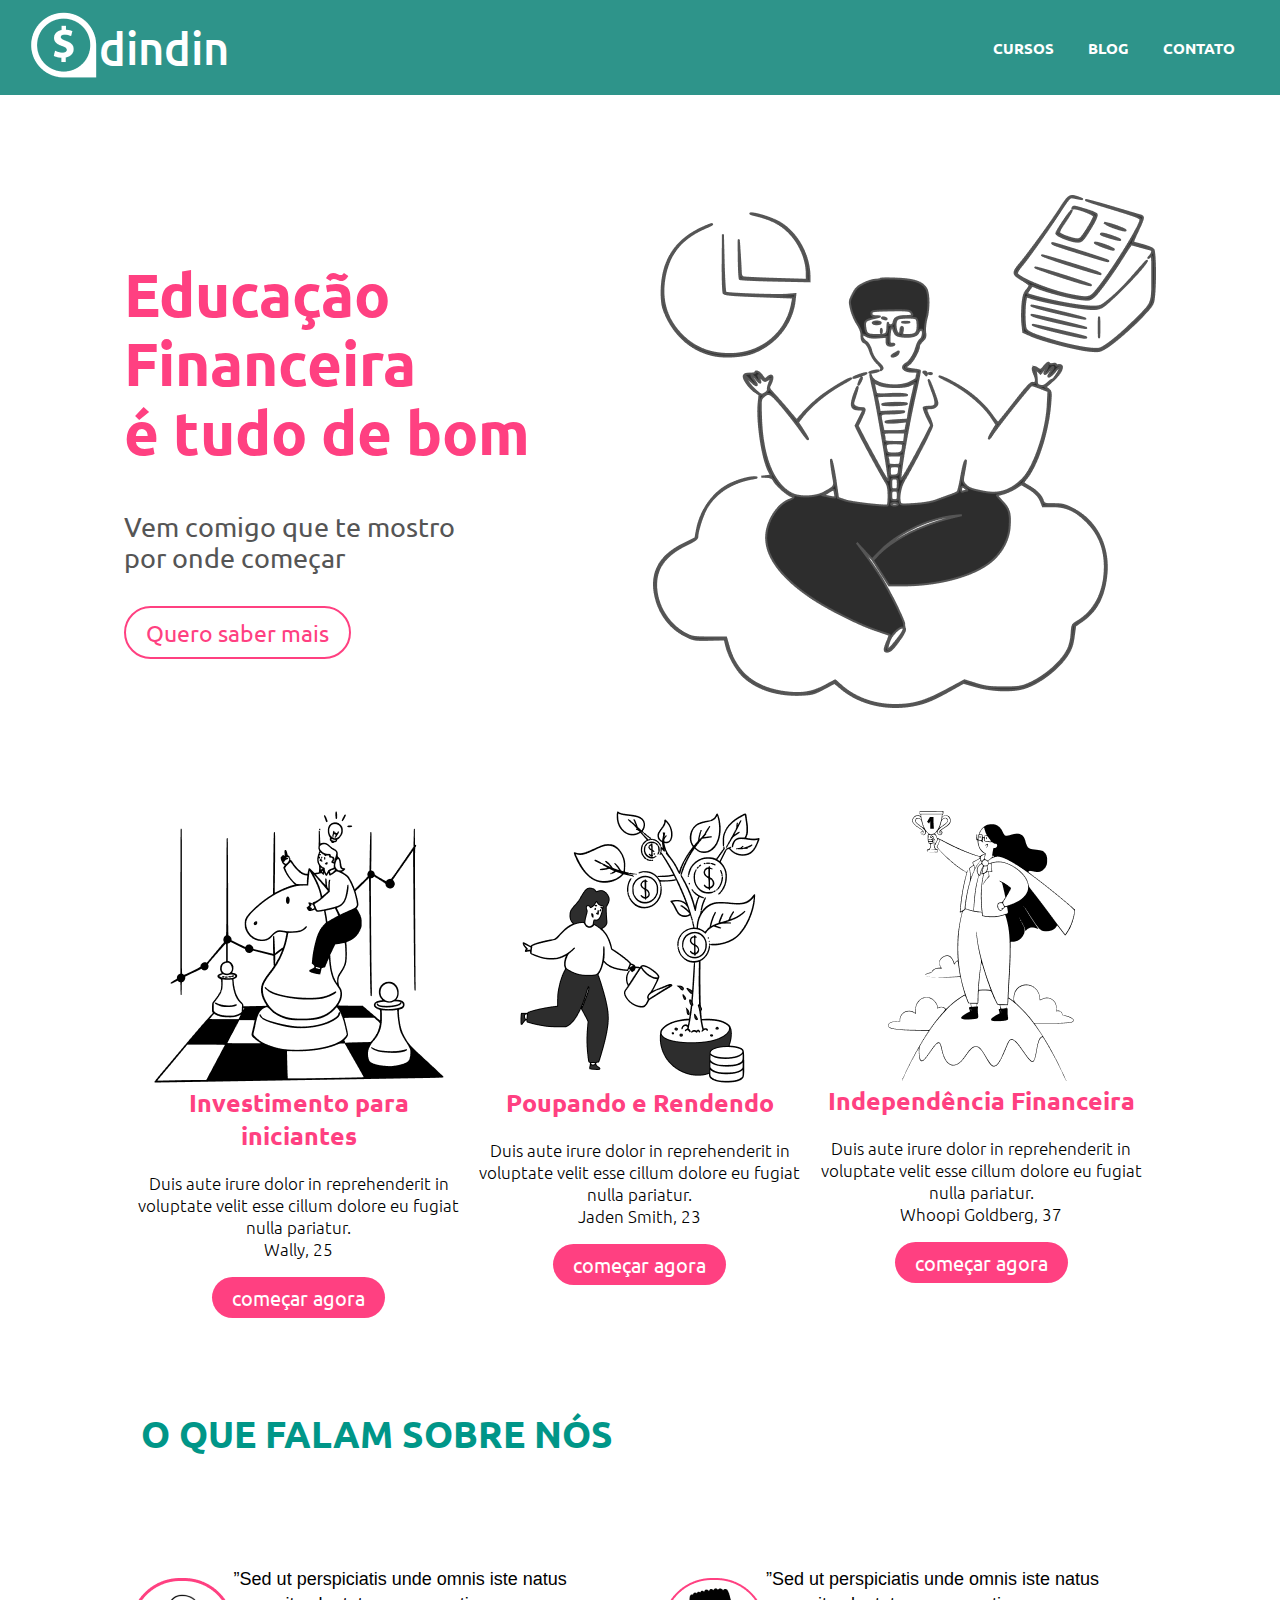
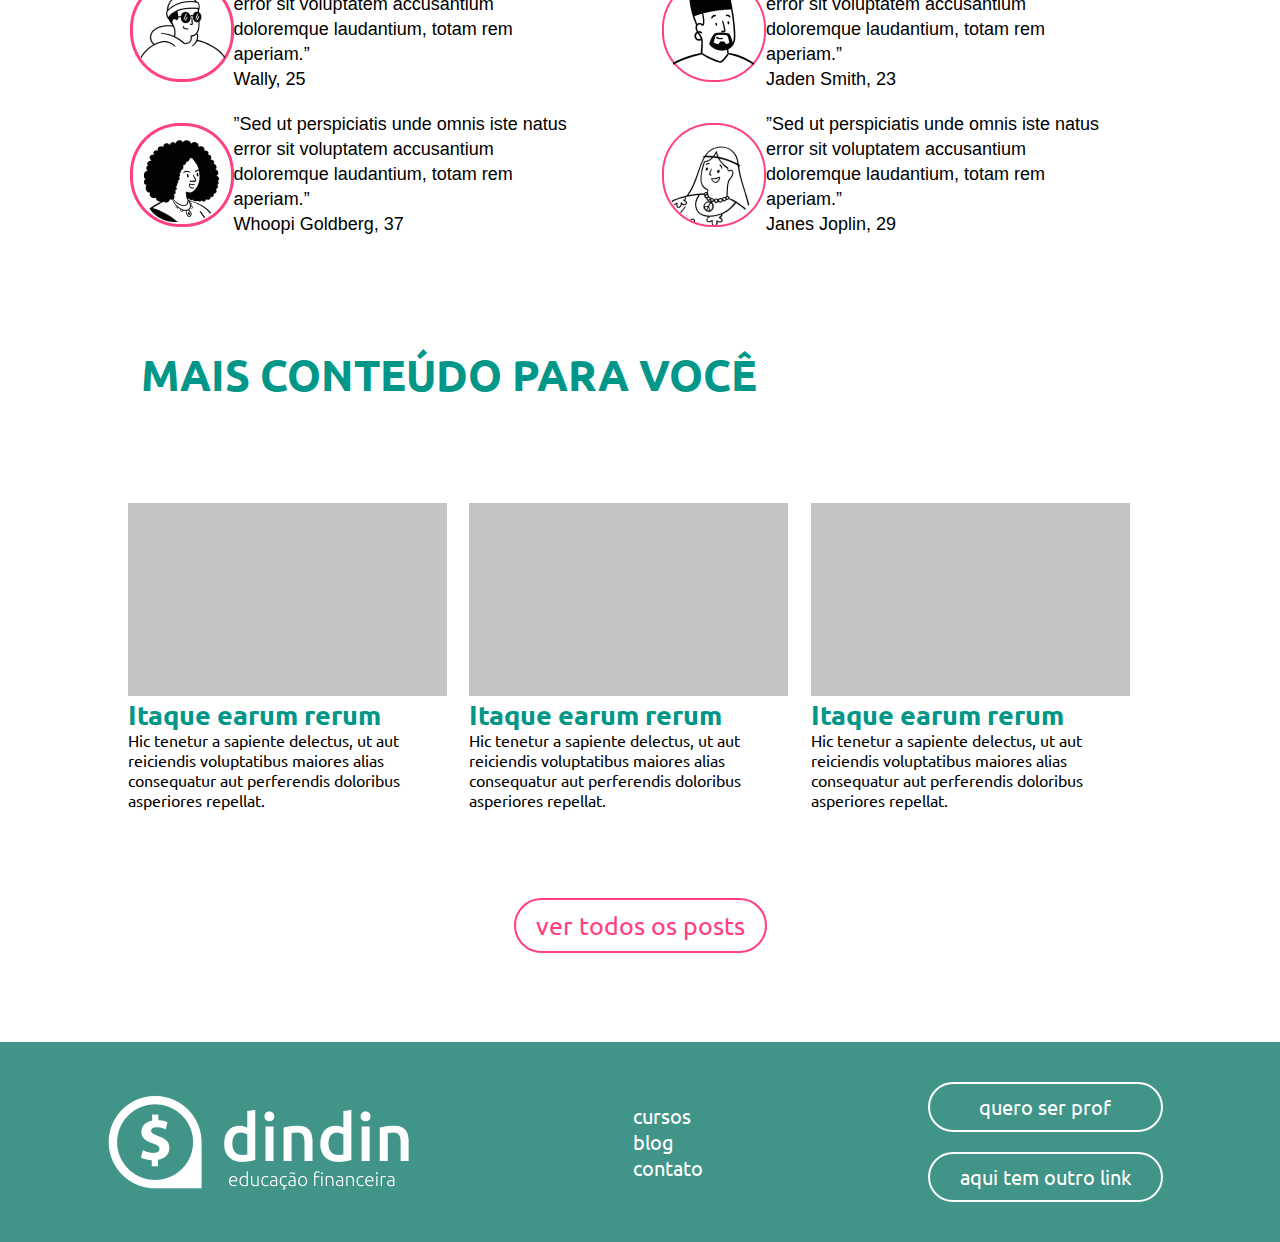
<file: index.html>
<!DOCTYPE html>
<html lang="pt-br">

<head>
    <meta charset="UTF-8">
    <meta http-equiv="X-UA-Compatible" content="IE=edge">
    <meta name="Cintia Macchia" content="autor da página">
    <meta name="viewport" content="width=device-width, initial-scale=1.0">
    <link rel="stylesheet" href="style.css">
    <title>DinDin</title>
</head>

<body>
    <header>
        <div id="cabecalho">
            <div id="logo">
                <a href="index.html"><img id="imagem-logo" src="imagem/dindin-logo-white(1)2.png" alt="imagem do logo"></a>
                <h1>dindin</h1>
            </div>
            <div id="link-menu">
                <nav>
                    <a href="cursos.html">CURSOS</a>
                    <a href="blog.html">BLOG</a>
                    <a href="contato.html">CONTATO</a>
                </nav>
            </div>
        </div>
    </header>
    <main>
        <section id="banner-index">
            <div id="lado-a">
                <h1 class="titulo-index">Educação<br>Financeira<br>é tudo de bom</h1>
                <p class="subtitulo-index">Vem comigo que te mostro <br>por onde começar</p>
                <a class="saber-mais" href="cursos.html">Quero saber mais</a>
            </div>
            <div id="lado-b">
                <img src="imagem/ilustra-banner.png" alt="Banner inicial">
            </div>
        </section>


        <section id="card-index">
            <div class="card">
                <img src="imagem/image-invest.png" alt="imagem investimento">
                <h2>Investimento para iniciantes</h2>
                <p>Duis aute irure dolor in reprehenderit in voluptate velit esse cillum dolore eu fugiat nulla pariatur. <br>Wally, 25</p>
                <a href="cursos.html">começar agora</a>
            </div>
            <div class="card">
                <img src="imagem/image-poupa.png" alt="imagem poupanca">
                <h2>Poupando e Rendendo</h2>
                <p>Duis aute irure dolor in reprehenderit in voluptate velit esse cillum dolore eu fugiat nulla pariatur.<br>Jaden Smith, 23</p>
                <a href="cursos.html">começar agora</a>
            </div>
            <div class="card">
                <img src="imagem/image-independencia.png" alt="imagem independencia Financeira">
                <h2>Independência Financeira</h2>
                <p>Duis aute irure dolor in reprehenderit in voluptate velit esse cillum dolore eu fugiat nulla pariatur.<br>Whoopi Goldberg, 37</p>
                <a href="cursos.html">começar agora</a>
            </div>
        </section>

        <section id="depoimento-titulo">
            <h3>O QUE FALAM SOBRE NÓS</h3>
        </section>

        <section id="depoimento-card">

            <div id="depoimentos">
                <img src="imagem/icon-wally.png" alt="foto depoimento">
                <p>”Sed ut perspiciatis unde omnis iste natus error sit voluptatem accusantium doloremque laudantium, totam rem aperiam.”<br>Wally, 25</p>
            </div>
            <div id="depoimentos">
                <img src="imagem/icon-jaden.png" alt="foto depoimento">
                <p>”Sed ut perspiciatis unde omnis iste natus error sit voluptatem accusantium doloremque laudantium, totam rem aperiam.”<br>Jaden Smith, 23</p>
            </div>
            <div id="depoimentos">
                <img src="imagem/icon-whoopi.png" alt="foto depoimento">
                <p>”Sed ut perspiciatis unde omnis iste natus error sit voluptatem accusantium doloremque laudantium, totam rem aperiam.”<br>Whoopi Goldberg, 37</p>
            </div>
            <div id="depoimentos">
                <img src="imagem/icon-jane.png" alt="foto depoimento">
                <p>”Sed ut perspiciatis unde omnis iste natus error sit voluptatem accusantium doloremque laudantium, totam rem aperiam.”<br>Janes Joplin, 29</p>

            </div>

        </section>
        <section id="mais-conteudo">
            <h3>MAIS CONTEÚDO PARA VOCÊ</h3>
        </section>

        <section id="conteudo">
            <div class="conteudo-card">
                <img src="imagem/fundocinza.png" alt="imagem cinza">
                <h4>Itaque earum rerum </h4>
                <p>Hic tenetur a sapiente delectus, ut aut reiciendis voluptatibus maiores alias consequatur aut perferendis doloribus asperiores repellat.</p>
            </div>
            <div class="conteudo-card">
                <img src="imagem/fundocinza.png" alt="imagem cinza">
                <h4>Itaque earum rerum </h4>
                <p>Hic tenetur a sapiente delectus, ut aut reiciendis voluptatibus maiores alias consequatur aut perferendis doloribus asperiores repellat.</p>
            </div>
            <div class="conteudo-card">
                <img src="imagem/fundocinza.png" alt="imagem cinza">
                <h4>Itaque earum rerum </h4>
                <p>Hic tenetur a sapiente delectus, ut aut reiciendis voluptatibus maiores alias consequatur aut perferendis doloribus asperiores repellat.</p>
            </div>


        </section>

        <section id="posts">
            <a href="posts.html">ver todos os posts</a>
        </section>
    </main>
    <footer>
        <div id="rodape-logo">
            <img src="imagem/logo-footer.png" alt="logo rodapé">

        </div>
        <div class=" opcoes">
            <a href="cursos.html">cursos</a>
            <a href="blog.html">blog</a>
            <a href="contato.html">contato</a>
        </div>
        <div id="link">
            <a href="">quero ser prof</a>
            <a href="">aqui tem outro link</a>
        </div>
    </footer>
</body>

</html>
</file>
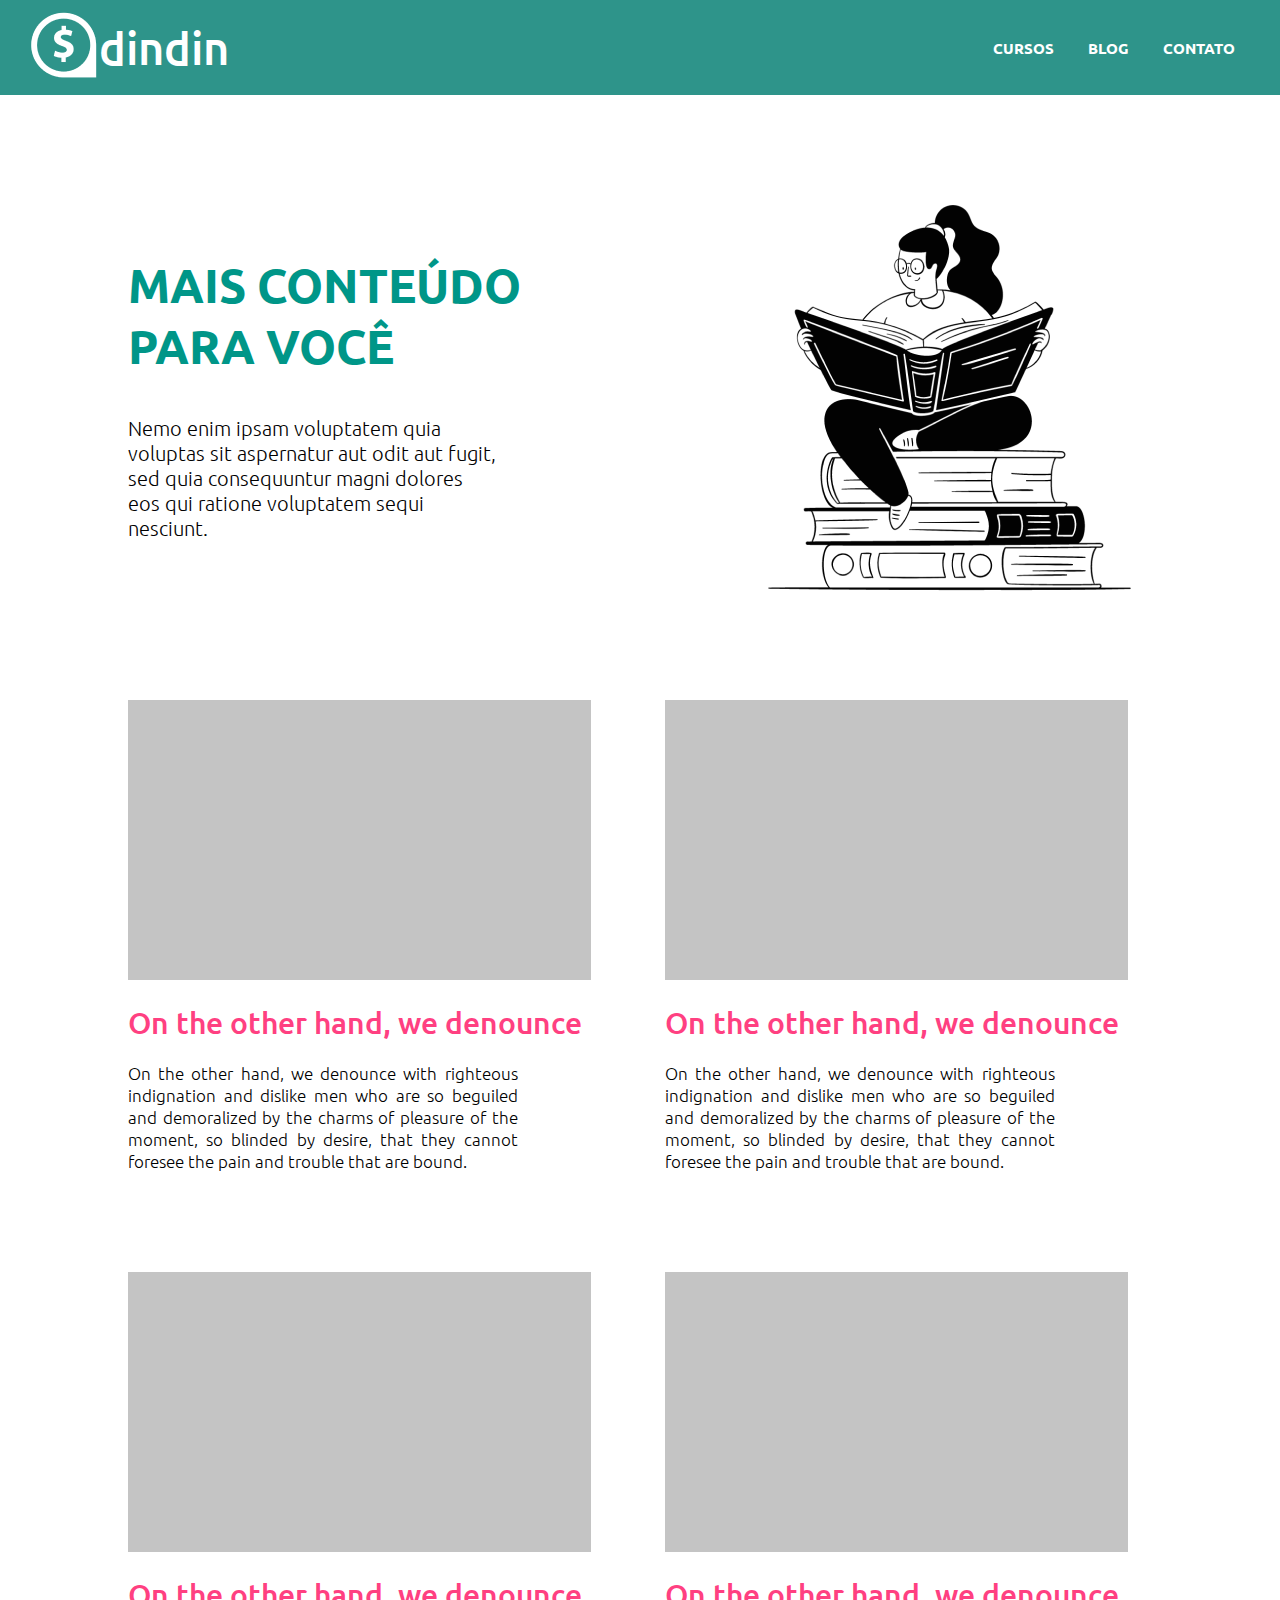
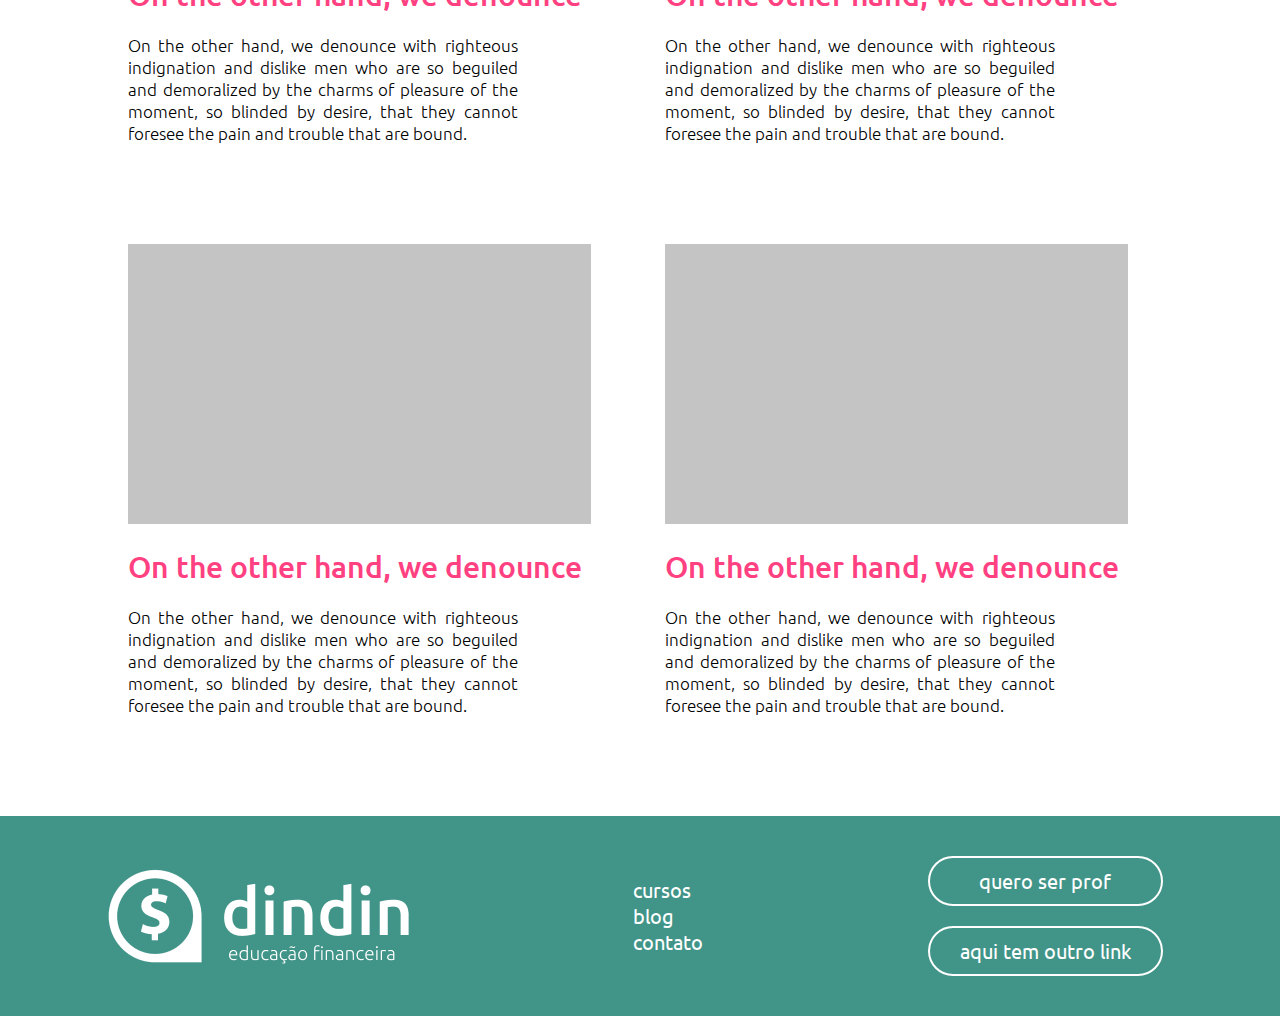
<file: blog.html>
<!DOCTYPE html>
<html lang="pt-br">

<head>
    <meta charset="UTF-8">
    <meta http-equiv="X-UA-Compatible" content="IE=edge">
    <meta name="Cintia Macchia" content="autor da página">
    <meta name="viewport" content="width=device-width, initial-scale=1.0">
    <link rel="stylesheet" href="style.css">
    <title>DinDin</title>
</head>

<body>
    <header>
        <div id="cabecalho">
            <div id="logo">
                <a href="index.html"><img id="imagem-logo" src="imagem/dindin-logo-white(1)2.png" alt="imagem do logo"></a>
                <h1>dindin</h1>
            </div>
            <div id="link-menu">
                <nav>
                    <a href="cursos.html">CURSOS</a>
                    <a href="blog.html">BLOG</a>
                    <a href="contato.html">CONTATO</a>
                </nav>
            </div>
        </div>
    </header>

    <main>
        <section id="blog">
            <div id="banner-blog">
                <div id="titulo-blog">
                    <h1>MAIS CONTEÚDO <br>PARA VOCÊ</h1>
                    <p>Nemo enim ipsam voluptatem quia voluptas sit aspernatur aut odit aut fugit, sed quia consequuntur magni dolores eos qui ratione voluptatem sequi nesciunt. </p>
                </div>
                <img src="imagem/ilustra-blog.png" alt="imagem do blog">
            </div>

        </section>
        <section id="materias-blog">
            <div class="card-blog">

                <img src="imagem/fundocinza.png" alt="imagem-blog">

                <h2>
                    <a href="posts.html">On the other hand, we denounce</a>
                </h2>
                <p>On the other hand, we denounce with righteous indignation and dislike men who are so beguiled and demoralized by the charms of pleasure of the moment, so blinded by desire, that they cannot foresee the pain and trouble that are bound.</p>
            </div>
            <div class="card-blog">

                <img src="imagem/fundocinza.png" alt="imagem-blog">

                <h2>
                    <a href="posts.html">On the other hand, we denounce</a>
                </h2>
                <p>On the other hand, we denounce with righteous indignation and dislike men who are so beguiled and demoralized by the charms of pleasure of the moment, so blinded by desire, that they cannot foresee the pain and trouble that are bound.</p>
            </div>


        </section>
        <section id="materias-blog-2">
            <div class="card-blog">

                <img src="imagem/fundocinza.png" alt="imagem-blog">

                <h2>
                    <a href="posts.html">On the other hand, we denounce</a>
                </h2>
                <p>On the other hand, we denounce with righteous indignation and dislike men who are so beguiled and demoralized by the charms of pleasure of the moment, so blinded by desire, that they cannot foresee the pain and trouble that are bound.</p>
            </div>
            <div class="card-blog">

                <img src="imagem/fundocinza.png" alt="imagem-blog">

                <h2>
                    <a href="posts.html">On the other hand, we denounce</a>
                </h2>
                <p>On the other hand, we denounce with righteous indignation and dislike men who are so beguiled and demoralized by the charms of pleasure of the moment, so blinded by desire, that they cannot foresee the pain and trouble that are bound.</p>
            </div>


        </section>

        <section id="materias-blog-3">
            <div class="card-blog">

                <img src="imagem/fundocinza.png" alt="imagem-blog">

                <h2>
                    <a href="posts.html">On the other hand, we denounce</a>
                </h2>
                <p>On the other hand, we denounce with righteous indignation and dislike men who are so beguiled and demoralized by the charms of pleasure of the moment, so blinded by desire, that they cannot foresee the pain and trouble that are bound.</p>
            </div>
            <div class="card-blog">

                <img src="imagem/fundocinza.png" alt="imagem-blog">

                <h2>
                    <a href="posts.html">On the other hand, we denounce</a>
                </h2>
                <p>On the other hand, we denounce with righteous indignation and dislike men who are so beguiled and demoralized by the charms of pleasure of the moment, so blinded by desire, that they cannot foresee the pain and trouble that are bound.</p>
            </div>


        </section>
    </main>

    <footer>
        <div id="rodape-logo">
            <img src="imagem/logo-footer.png" alt="logo rodapé">

        </div>
        <div class=" opcoes">
            <a href="cursos.html">cursos</a>
            <a href="blog.html">blog</a>
            <a href="contato.html">contato</a>
        </div>
        <div id="link">
            <a href="">quero ser prof</a>
            <a href="">aqui tem outro link</a>
        </div>
    </footer>
</body>

</html>
</file>
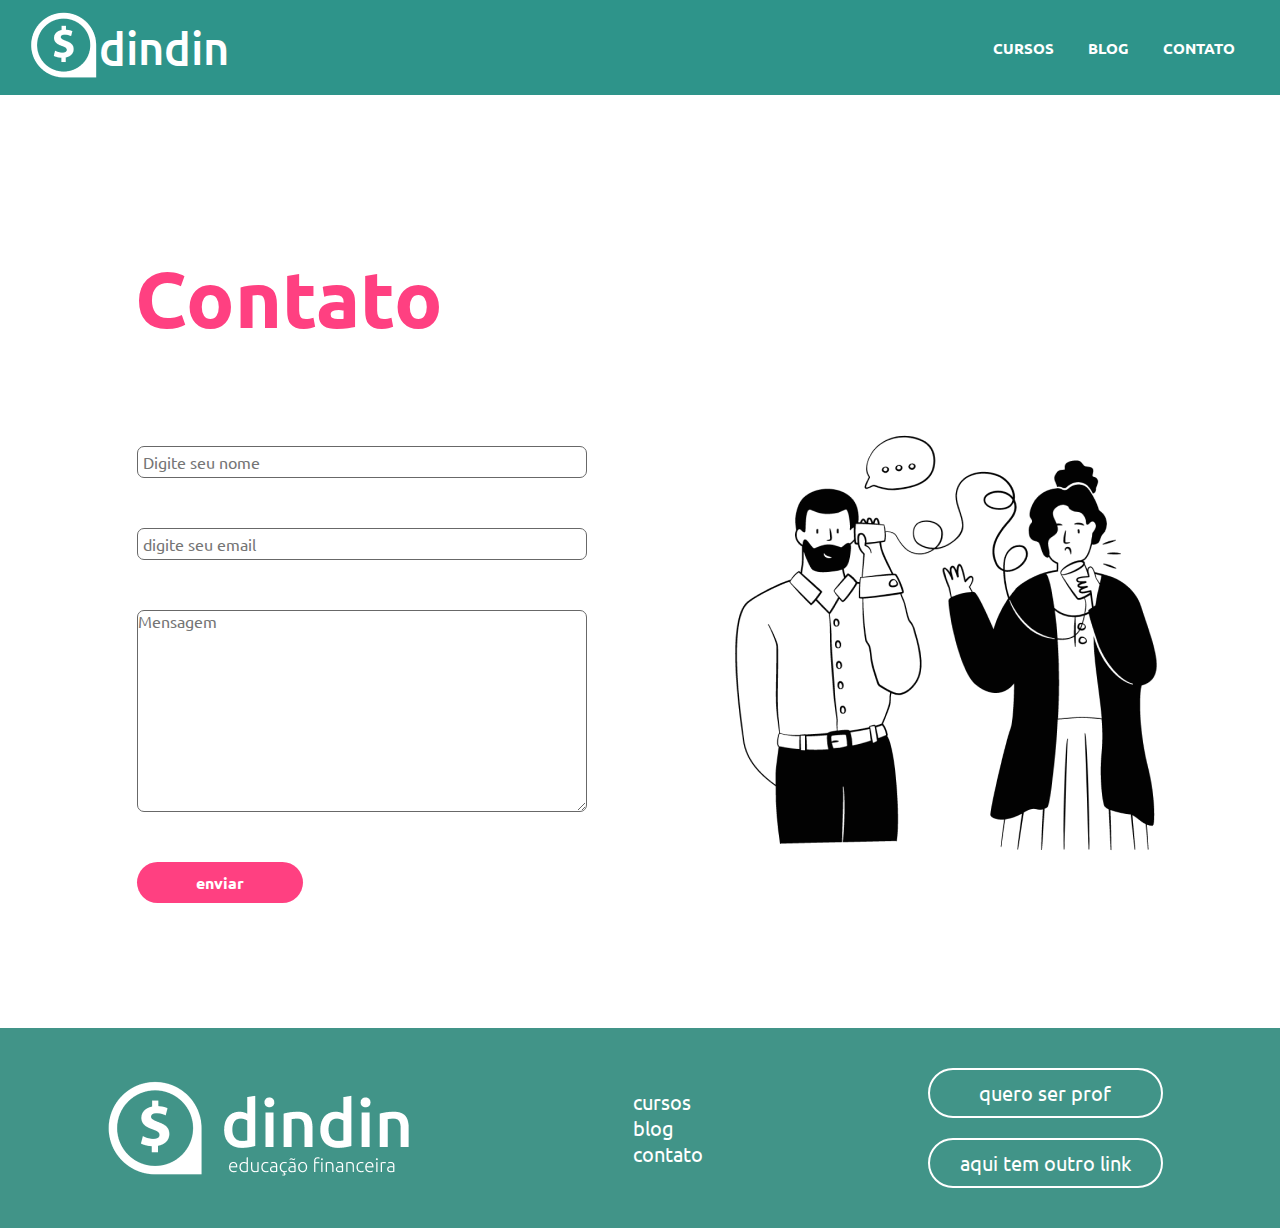
<file: contato.html>
<!DOCTYPE html>
<html lang="pt-br">

<head>
    <meta charset="UTF-8">
    <meta http-equiv="X-UA-Compatible" content="IE=edge">
    <meta name="Cintia Macchia" content="autor da página">
    <meta name="viewport" content="width=device-width, initial-scale=1.0">
    <link rel="stylesheet" href="style.css">
    <title>DinDin</title>
</head>

<body>
    <header>
        <div id="cabecalho">
            <div id="logo">
                <a href="index.html"><img id="imagem-logo" src="imagem/dindin-logo-white(1)2.png" alt="imagem do logo"></a>
                <h1>dindin</h1>
            </div>
            <div id="link-menu">
                <nav>
                    <a href="cursos.html">CURSOS</a>
                    <a href="blog.html">BLOG</a>
                    <a href="contato.html">CONTATO</a>
                </nav>
            </div>
        </div>
    </header>

    <main id="form-page">
        <section id="contato">
            <h1>Contato</h1>
        </section>

        <section id="formulario">
            <div id="form">
                <form action="#" method="post">
                    <input type="text" placeholder="Digite seu nome">
                    <input type="email" placeholder="digite seu email">
                    <textarea name="" id="" cols="30" rows="10" placeholder="Mensagem"></textarea>
                    <a href="">enviar</a>
                </form>
            </div>
            <div>
                <img src="imagem/ilustra-contato.png" alt="imagem contato">
            </div>

        </section>
    </main>
    <footer>
        <div id="rodape-logo">
            <img src="imagem/logo-footer.png" alt="logo rodapé">

        </div>
        <div class=" opcoes">
            <a href="cursos.html">cursos</a>
            <a href="blog.html">blog</a>
            <a href="contato.html">contato</a>
        </div>
        <div id="link">
            <a href="">quero ser prof</a>
            <a href="">aqui tem outro link</a>
        </div>
    </footer>
</body>

</html>
</file>
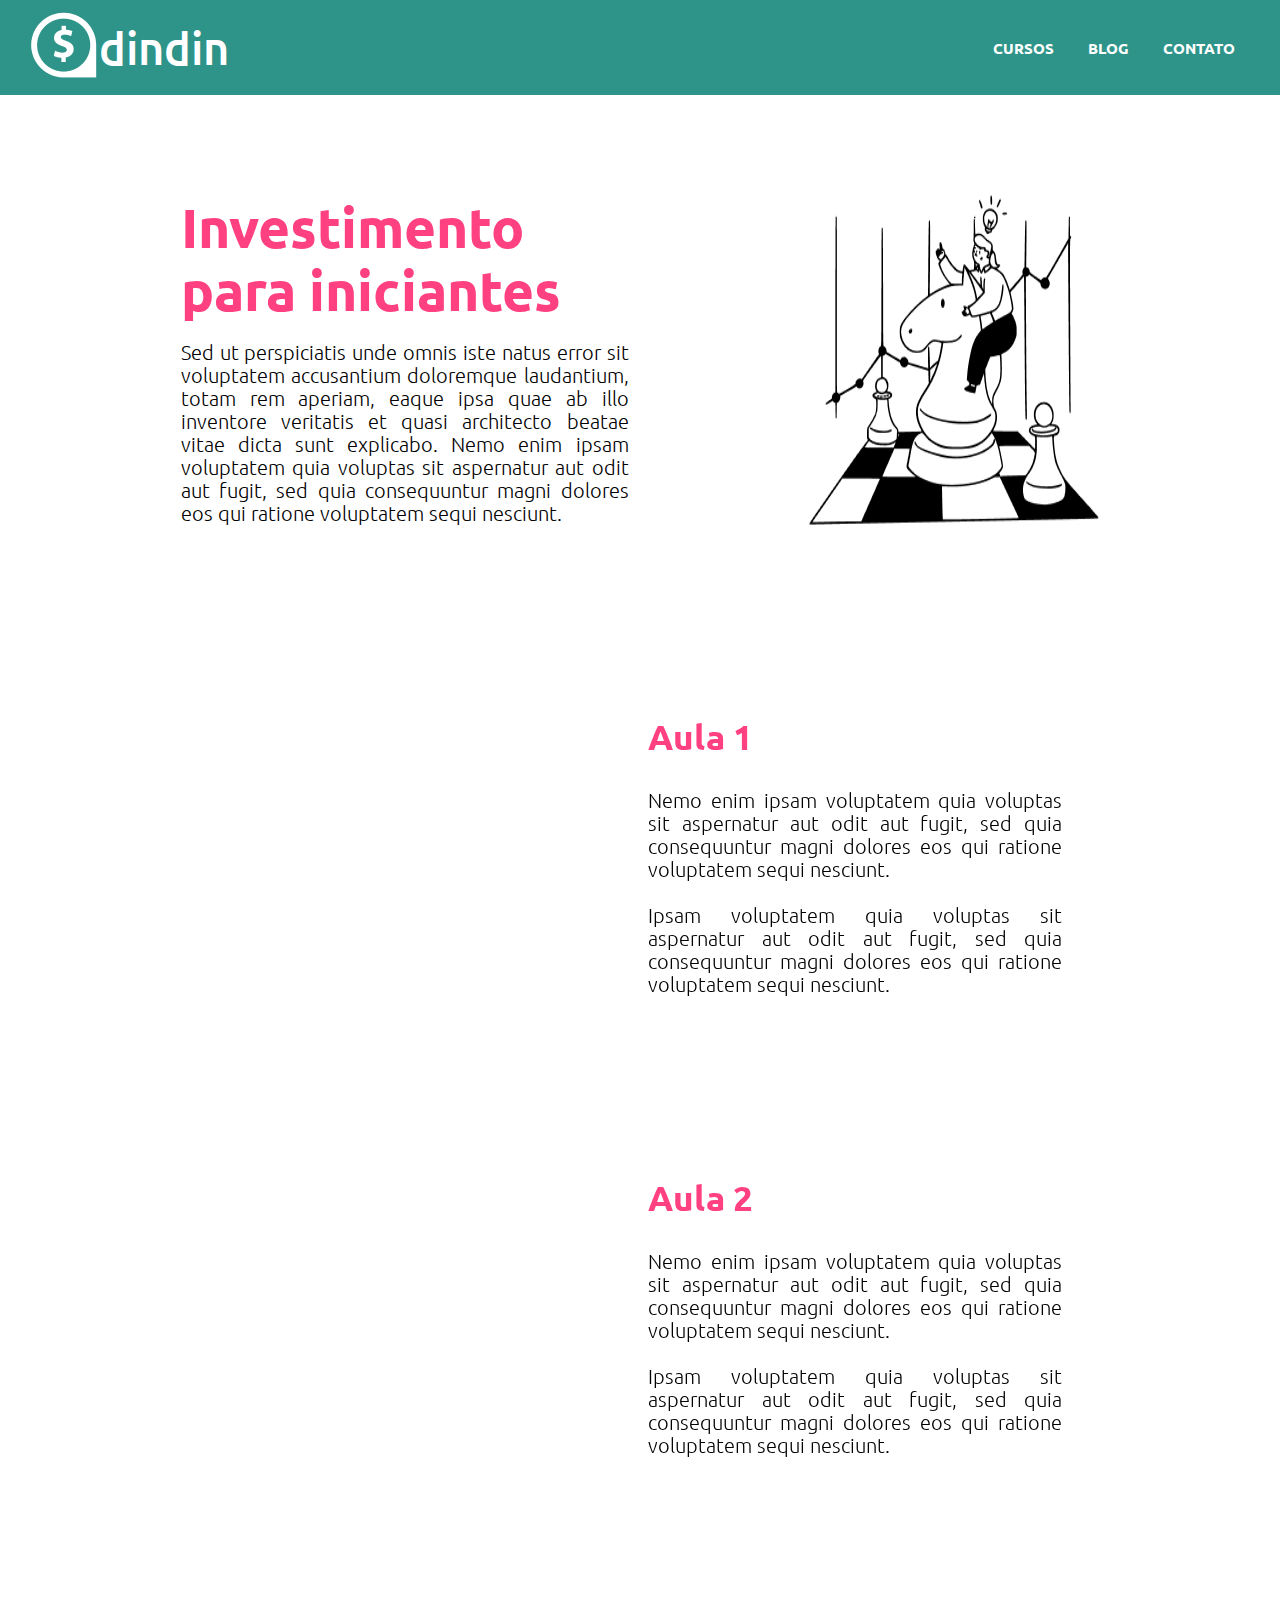
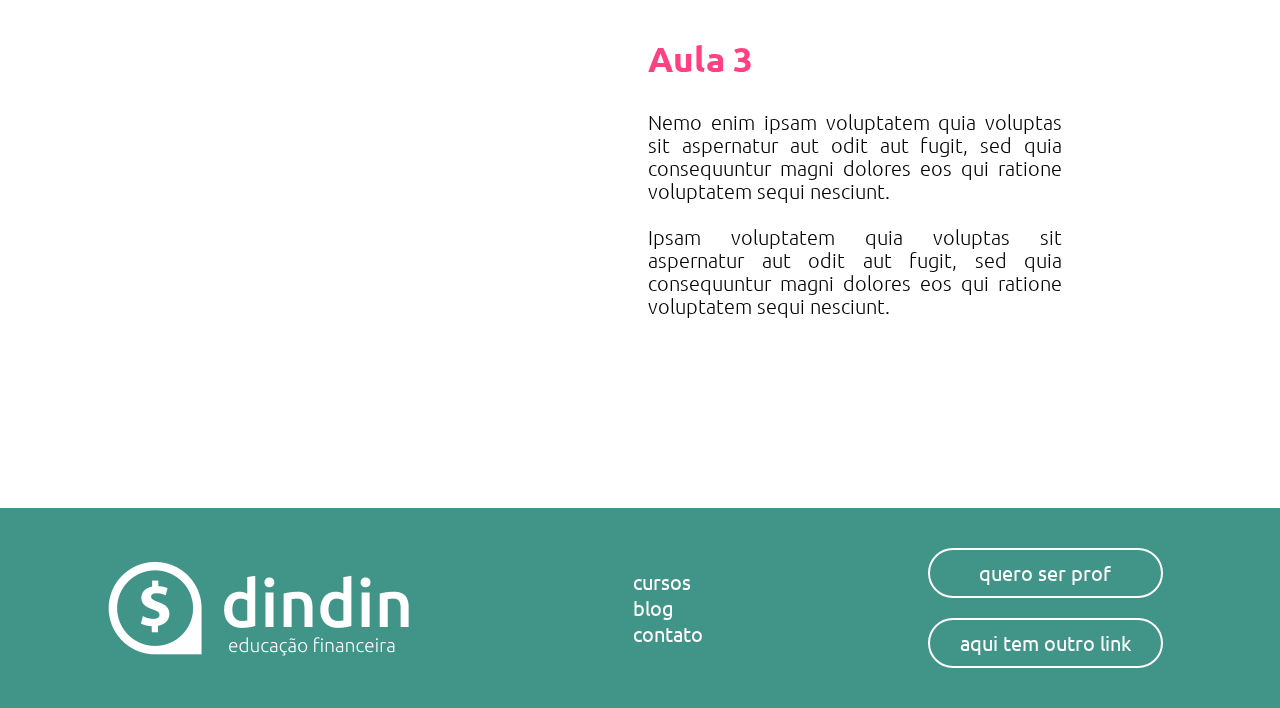
<file: cursoinvest.html>
<!DOCTYPE html>
<html lang="pt-br">

<head>
    <meta charset="UTF-8">
    <meta http-equiv="X-UA-Compatible" content="IE=edge">
    <meta name="Cintia Macchia" content="autor da página">
    <meta name="viewport" content="width=device-width, initial-scale=1.0">
    <link rel="stylesheet" href="style.css">
    <title>DinDin</title>
</head>

<body>
    <header>
        <div id="cabecalho">
            <div id="logo">
                <a href="index.html"><img id="imagem-logo" src="imagem/dindin-logo-white(1)2.png" alt="imagem do logo"></a>
                <h1>dindin</h1>
            </div>
            <div id="link-menu">
                <nav>
                    <a href="cursos.html">CURSOS</a>
                    <a href="blog.html">BLOG</a>
                    <a href="contato.html">CONTATO</a>
                </nav>
            </div>
        </div>
    </header>
    <main>
        <section>
            <div id="banner-curso">
                <div class="titulo-curso-invest">
                    <h1>Investimento para iniciantes</h1>
                    <p>Sed ut perspiciatis unde omnis iste natus error sit voluptatem accusantium doloremque laudantium, totam rem aperiam, eaque ipsa quae ab illo inventore veritatis et quasi architecto beatae vitae dicta sunt explicabo. Nemo enim ipsam
                        voluptatem quia voluptas sit aspernatur aut odit aut fugit, sed quia consequuntur magni dolores eos qui ratione voluptatem sequi nesciunt. </p>
                </div>
                <img src="imagem/image-invest.png" alt="imagem investimento">

            </div>
        </section>
        <section id="videos-aula">

            <div class="card-aula">
                <iframe width="52%" height="315" src="https://www.youtube.com/embed/t0RzA9-9RX0" title="YouTube video player" frameborder="0" allow="accelerometer; autoplay; clipboard-write; encrypted-media; gyroscope; picture-in-picture" allowfullscreen></iframe>
                <div class="titulo-aula">
                    <h2>Aula 1</h2>
                    <p>Nemo enim ipsam voluptatem quia voluptas sit aspernatur aut odit aut fugit, sed quia consequuntur magni dolores eos qui ratione voluptatem sequi nesciunt. <br> <br>Ipsam voluptatem quia voluptas sit aspernatur aut odit aut fugit, sed
                        quia consequuntur magni dolores eos qui ratione voluptatem sequi nesciunt. </p>
                </div>
            </div>

            <div class="card-aula">
                <iframe width="52%" height="315" src="https://www.youtube.com/embed/aGGYFxLdFMw" title="YouTube video player" frameborder="0" allow="accelerometer; autoplay; clipboard-write; encrypted-media; gyroscope; picture-in-picture" allowfullscreen></iframe>
                <div class="titulo-aula">
                    <h2>Aula 2</h2>
                    <p>Nemo enim ipsam voluptatem quia voluptas sit aspernatur aut odit aut fugit, sed quia consequuntur magni dolores eos qui ratione voluptatem sequi nesciunt. <br> <br>Ipsam voluptatem quia voluptas sit aspernatur aut odit aut fugit, sed
                        quia consequuntur magni dolores eos qui ratione voluptatem sequi nesciunt. </p>
                </div>
            </div>
            <div class="card-aula">
                <iframe width="52%" height="315" src="https://www.youtube.com/embed/hgkeEFxBJ_I" title="YouTube video player" frameborder="0" allow="accelerometer; autoplay; clipboard-write; encrypted-media; gyroscope; picture-in-picture" allowfullscreen></iframe>
                <div class="titulo-aula">
                    <h2>Aula 3</h2>
                    <p>Nemo enim ipsam voluptatem quia voluptas sit aspernatur aut odit aut fugit, sed quia consequuntur magni dolores eos qui ratione voluptatem sequi nesciunt. <br> <br> Ipsam voluptatem quia voluptas sit aspernatur aut odit aut fugit,
                        sed quia consequuntur magni dolores eos qui ratione voluptatem sequi nesciunt. </p>
                </div>
            </div>

        </section>
    </main>
    <footer>
        <div id="rodape-logo">
            <img src="imagem/logo-footer.png" alt="logo rodapé">

        </div>
        <div class=" opcoes">
            <a href="cursos.html">cursos</a>
            <a href="blog.html">blog</a>
            <a href="contato.html">contato</a>
        </div>
        <div id="link">
            <a href="">quero ser prof</a>
            <a href="">aqui tem outro link</a>
        </div>
    </footer>
</body>

</html>
</file>
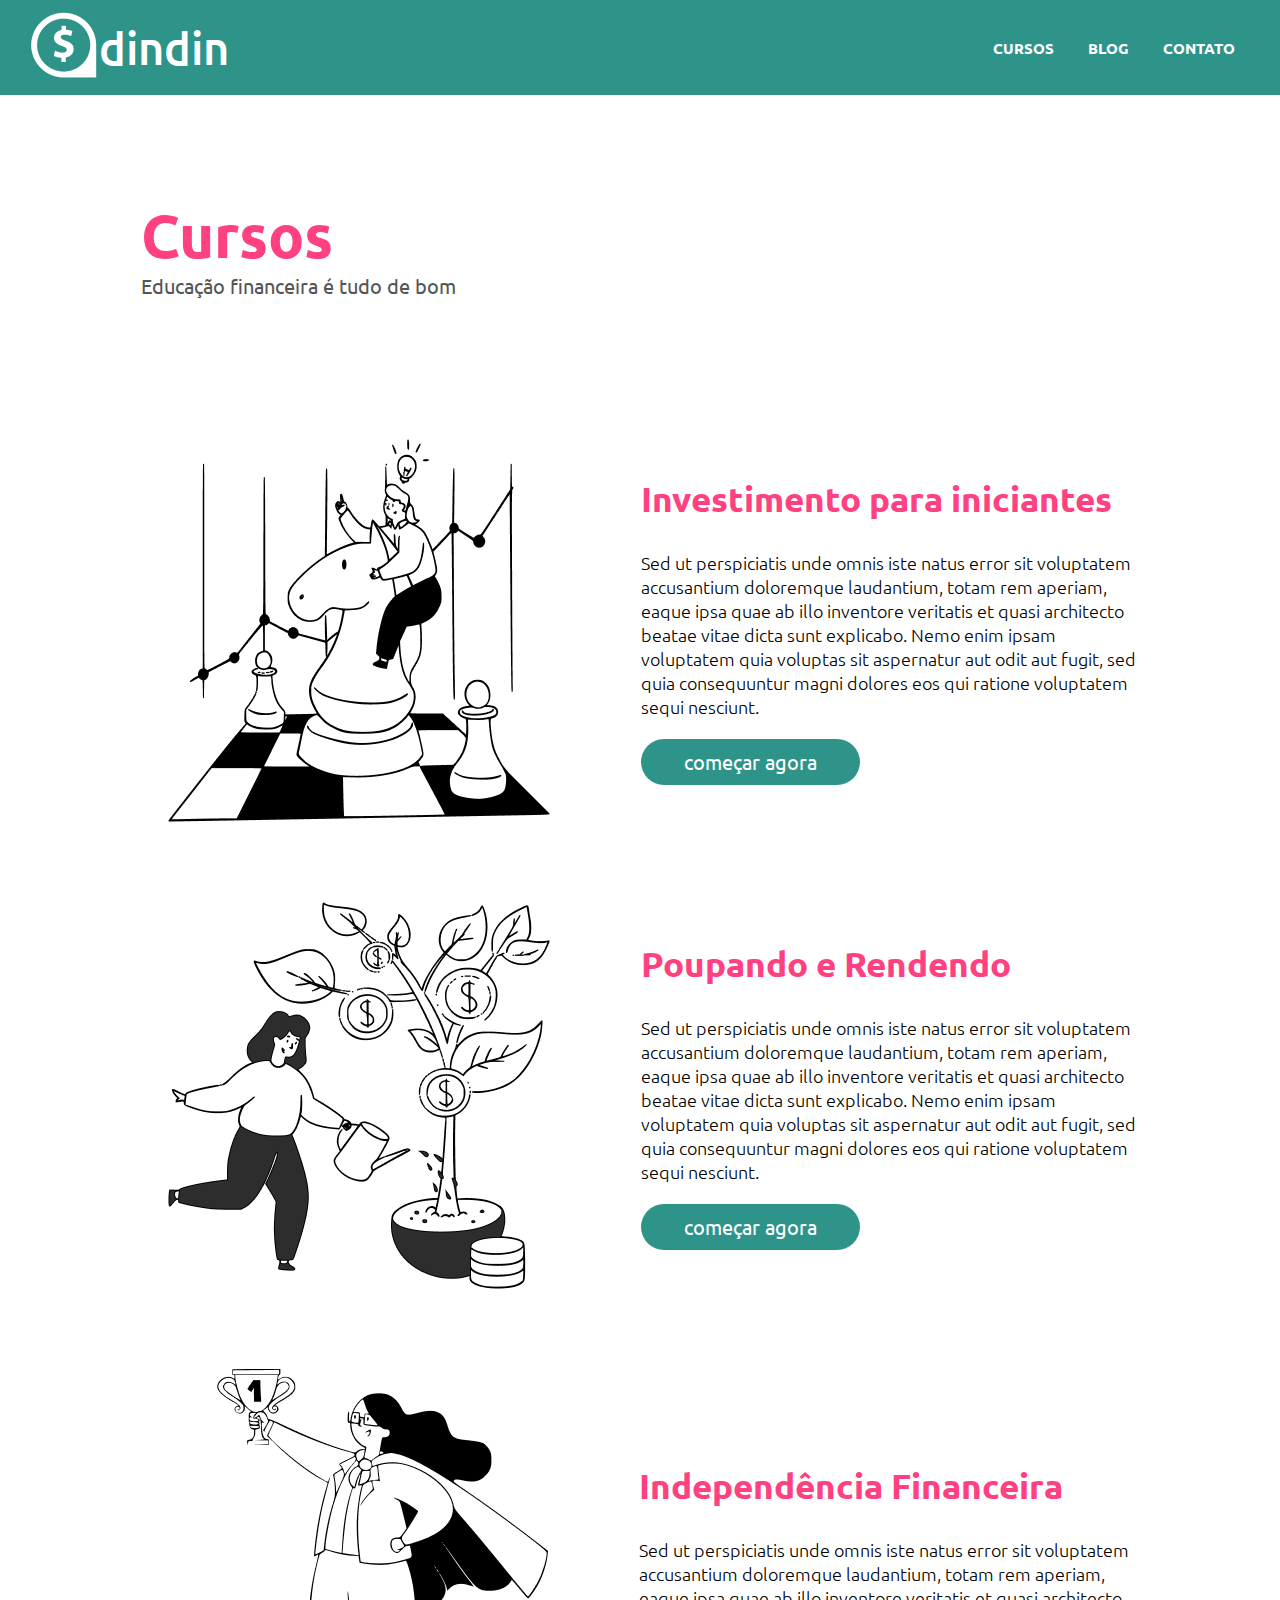
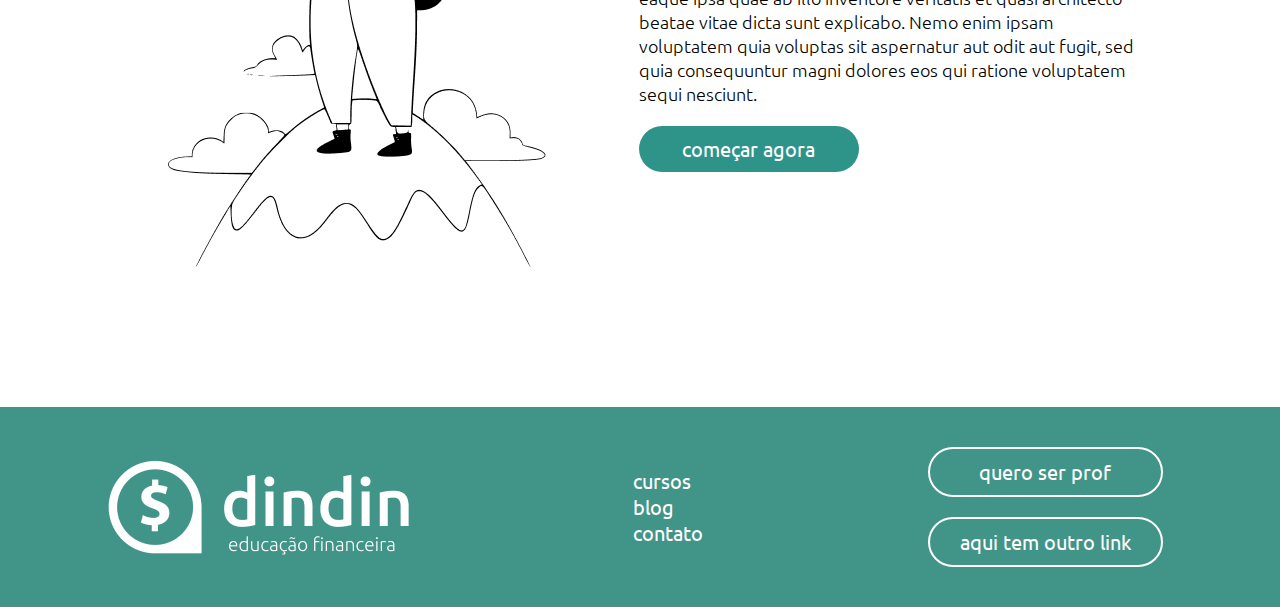
<file: cursos.html>
<!DOCTYPE html>
<html lang="pt-br">

<head>
    <meta charset="UTF-8">
    <meta http-equiv="X-UA-Compatible" content="IE=edge">
    <meta name="Cintia Macchia" content="autor da página">
    <meta name="viewport" content="width=device-width, initial-scale=1.0">
    <link rel="stylesheet" href="style.css">
    <title>DinDin</title>
</head>

<body>

    <header>
        <div id="cabecalho">
            <div id="logo">
                <a href="index.html"><img id="imagem-logo" src="imagem/dindin-logo-white(1)2.png" alt="imagem do logo"></a>
                <h1>dindin</h1>
            </div>
            <div id="link-menu">
                <nav>
                    <a href="cursos.html">CURSOS</a>
                    <a href="blog.html">BLOG</a>
                    <a href="contato.html">CONTATO</a>
                </nav>
            </div>
        </div>
    </header>

    <main>

        <section id="titulo-cursos">
            <h1>Cursos</h1>
            <p>Educação financeira é tudo de bom</p>
        </section>

        <section id="cursos-opcoes">
            <div class="card-cursos">
                <img src="imagem/imagem1cursos.png" alt="imagem investimento">
                <div class="texto-card">
                    <h2>Investimento para iniciantes</h2>
                    <p>Sed ut perspiciatis unde omnis iste natus error sit voluptatem accusantium doloremque laudantium, totam rem aperiam, eaque ipsa quae ab illo inventore veritatis et quasi architecto beatae vitae dicta sunt explicabo. Nemo enim ipsam
                        voluptatem quia voluptas sit aspernatur aut odit aut fugit, sed quia consequuntur magni dolores eos qui ratione voluptatem sequi nesciunt. </p>
                    <a href="cursoinvest.html">começar agora</a>
                </div>
            </div>
            <div class="card-cursos">
                <img src="imagem/imagem2cursos.png" alt="imagem poupanca">
                <div class="texto-card">
                    <h2>Poupando e Rendendo</h2>
                    <p>Sed ut perspiciatis unde omnis iste natus error sit voluptatem accusantium doloremque laudantium, totam rem aperiam, eaque ipsa quae ab illo inventore veritatis et quasi architecto beatae vitae dicta sunt explicabo. Nemo enim ipsam
                        voluptatem quia voluptas sit aspernatur aut odit aut fugit, sed quia consequuntur magni dolores eos qui ratione voluptatem sequi nesciunt. </p>
                    <a href="cursoinvest.html">começar agora</a>
                </div>
            </div>
            <div class="card-cursos">

                <img src="imagem/imagem3cursos.png" alt="imagem independencia Financeira">
                <div class="texto-card">
                    <h2>Independência Financeira</h2>
                    <p>Sed ut perspiciatis unde omnis iste natus error sit voluptatem accusantium doloremque laudantium, totam rem aperiam, eaque ipsa quae ab illo inventore veritatis et quasi architecto beatae vitae dicta sunt explicabo. Nemo enim ipsam
                        voluptatem quia voluptas sit aspernatur aut odit aut fugit, sed quia consequuntur magni dolores eos qui ratione voluptatem sequi nesciunt. </p>
                    <a href="cursoinvest.html">começar agora</a>
                </div>
            </div>
        </section>
    </main>
    <footer>
        <div id="rodape-logo">
            <img src="imagem/logo-footer.png" alt="logo rodapé">

        </div>
        <div class=" opcoes">
            <a href="cursos.html">cursos</a>
            <a href="blog.html">blog</a>
            <a href="contato.html">contato</a>
        </div>
        <div id="link">
            <a href="">quero ser prof</a>
            <a href="">aqui tem outro link</a>
        </div>
    </footer>
</body>

</html>
</file>
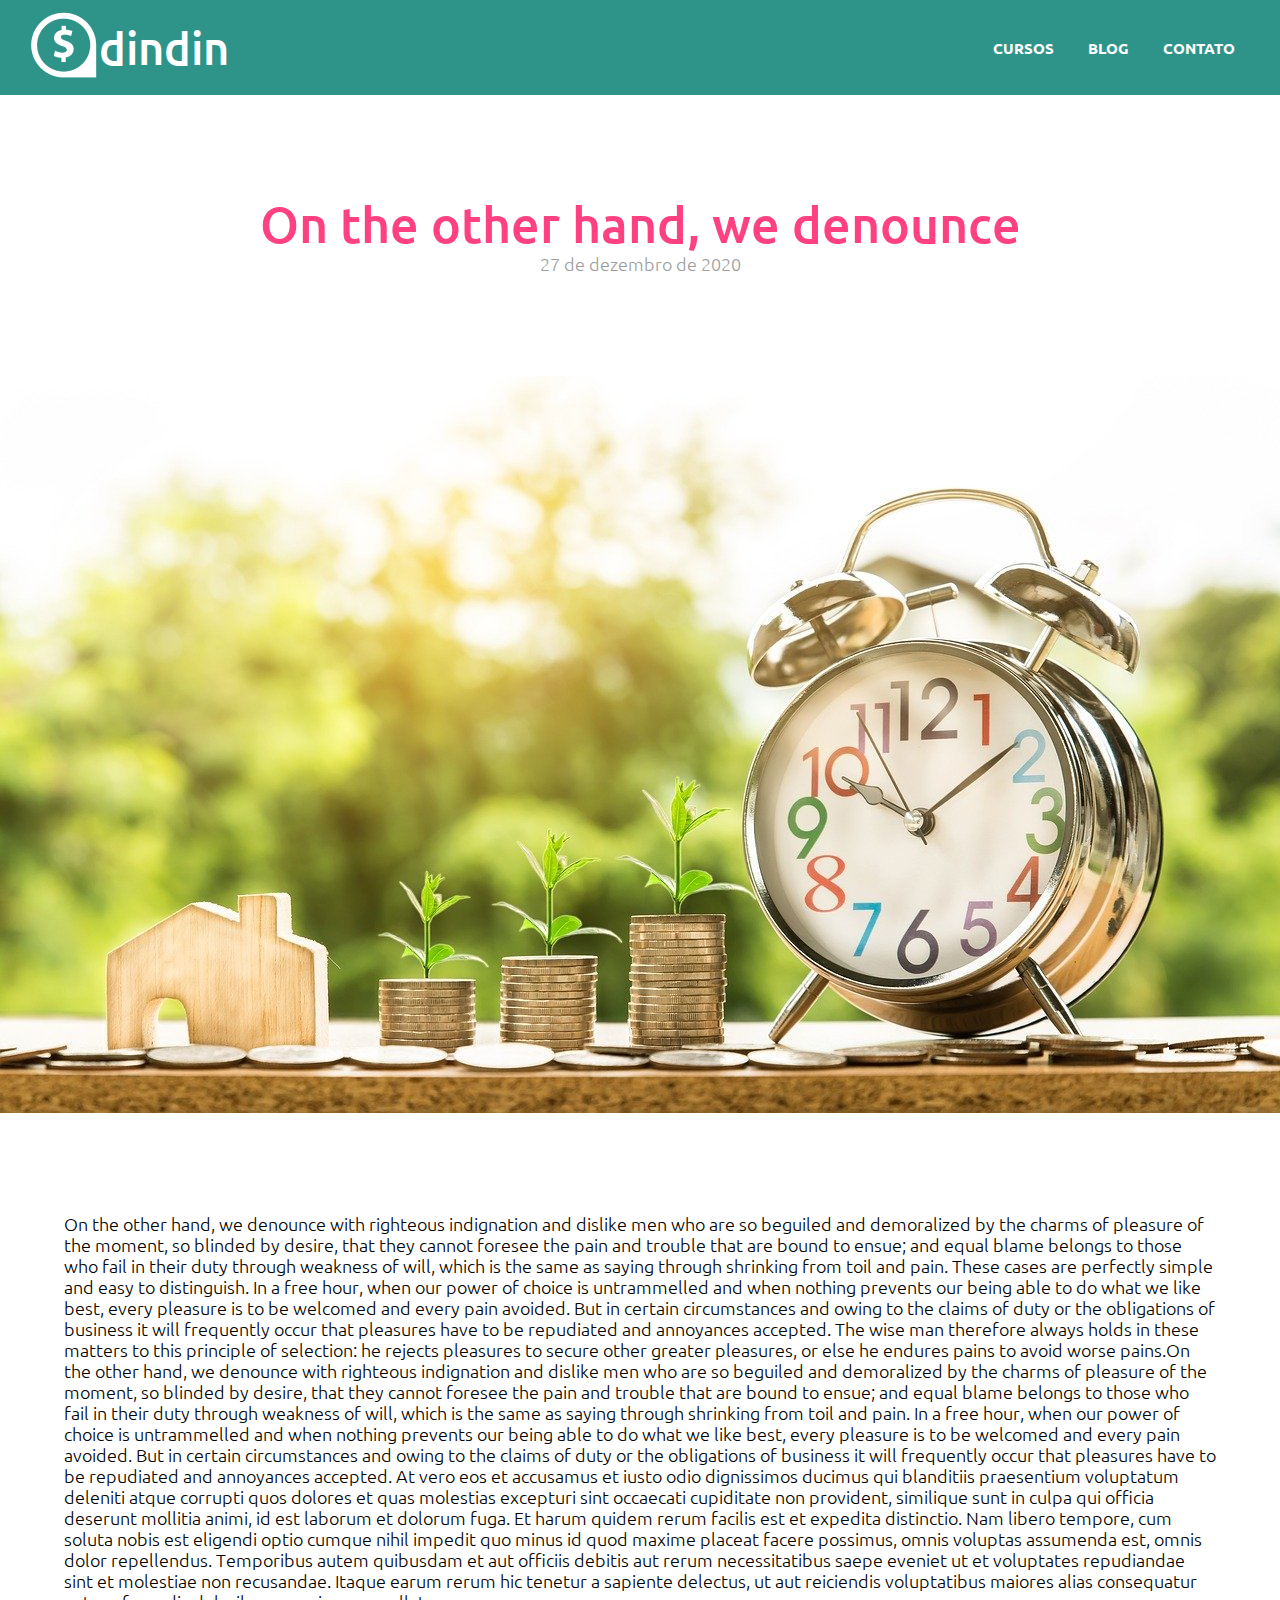
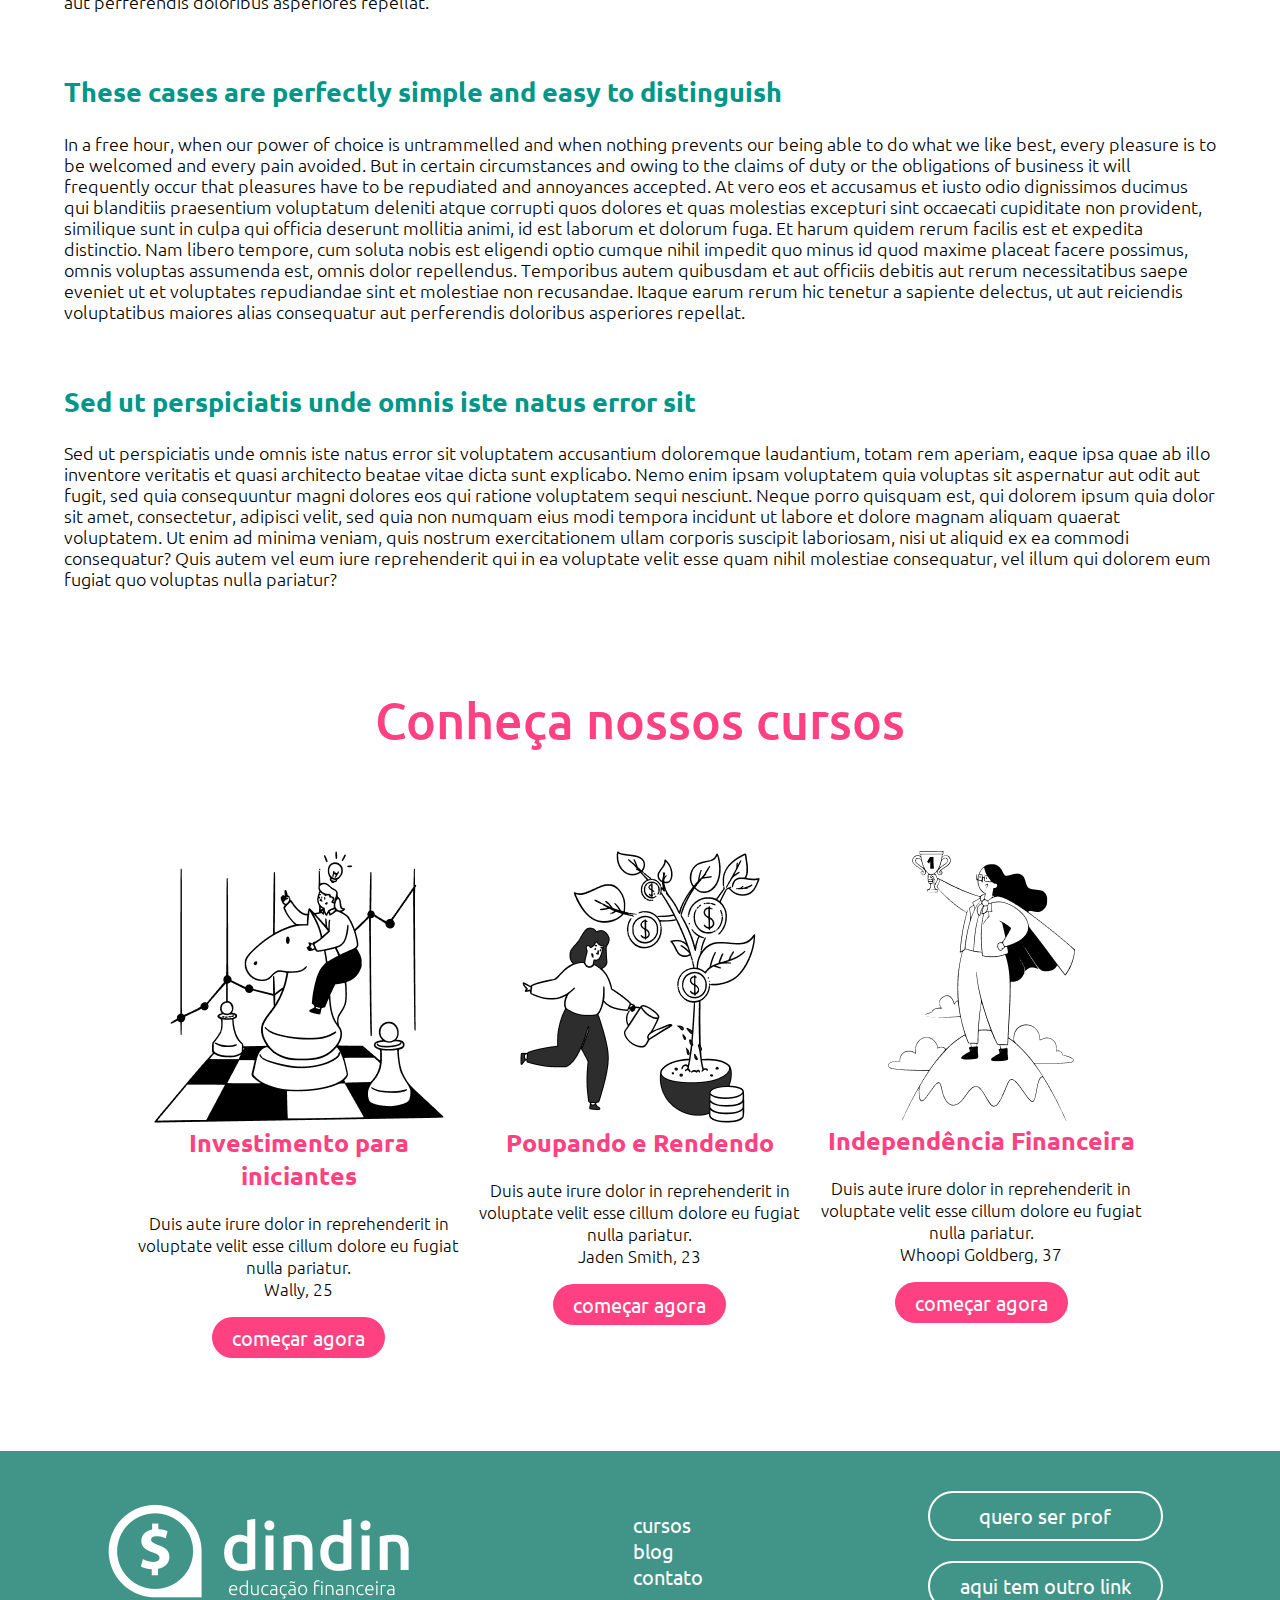
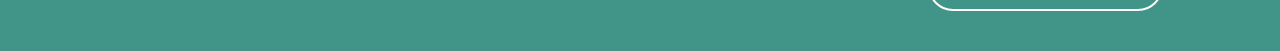
<file: posts.html>
<!DOCTYPE html>
<html lang="pt-br">

<head>
    <meta charset="UTF-8">
    <meta http-equiv="X-UA-Compatible" content="IE=edge">
    <meta name="Cintia Macchia" content="autor da página">
    <meta name="viewport" content="width=device-width, initial-scale=1.0">
    <link rel="stylesheet" href="style.css">
    <title>DinDin</title>
</head>

<body>
    <header>
        <div id="cabecalho">
            <div id="logo">
                <a href="index.html"><img id="imagem-logo" src="imagem/dindin-logo-white(1)2.png" alt="imagem do logo"></a>
                <h1>dindin</h1>
            </div>
            <div id="link-menu">
                <nav>
                    <a href="cursos.html">CURSOS</a>
                    <a href="blog.html">BLOG</a>
                    <a href="contato.html">CONTATO</a>
                </nav>
            </div>
        </div>
    </header>
    <section id="titulo-post">
        <h1>On the other hand, we denounce</h1>
        <p>27 de dezembro de 2020</p>
    </section>
    <div id="imagem-post">
        <img src="imagem/money.jpg" alt="imagem investimentos">
    </div>
    <section id="texto-post">
        <p>On the other hand, we denounce with righteous indignation and dislike men who are so beguiled and demoralized by the charms of pleasure of the moment, so blinded by desire, that they cannot foresee the pain and trouble that are bound to ensue;
            and equal blame belongs to those who fail in their duty through weakness of will, which is the same as saying through shrinking from toil and pain. These cases are perfectly simple and easy to distinguish. In a free hour, when our power of
            choice is untrammelled and when nothing prevents our being able to do what we like best, every pleasure is to be welcomed and every pain avoided. But in certain circumstances and owing to the claims of duty or the obligations of business it
            will frequently occur that pleasures have to be repudiated and annoyances accepted. The wise man therefore always holds in these matters to this principle of selection: he rejects pleasures to secure other greater pleasures, or else he endures
            pains to avoid worse pains.On the other hand, we denounce with righteous indignation and dislike men who are so beguiled and demoralized by the charms of pleasure of the moment, so blinded by desire, that they cannot foresee the pain and trouble
            that are bound to ensue; and equal blame belongs to those who fail in their duty through weakness of will, which is the same as saying through shrinking from toil and pain. In a free hour, when our power of choice is untrammelled and when
            nothing prevents our being able to do what we like best, every pleasure is to be welcomed and every pain avoided. But in certain circumstances and owing to the claims of duty or the obligations of business it will frequently occur that pleasures
            have to be repudiated and annoyances accepted. At vero eos et accusamus et iusto odio dignissimos ducimus qui blanditiis praesentium voluptatum deleniti atque corrupti quos dolores et quas molestias excepturi sint occaecati cupiditate non
            provident, similique sunt in culpa qui officia deserunt mollitia animi, id est laborum et dolorum fuga. Et harum quidem rerum facilis est et expedita distinctio. Nam libero tempore, cum soluta nobis est eligendi optio cumque nihil impedit
            quo minus id quod maxime placeat facere possimus, omnis voluptas assumenda est, omnis dolor repellendus. Temporibus autem quibusdam et aut officiis debitis aut rerum necessitatibus saepe eveniet ut et voluptates repudiandae sint et molestiae
            non recusandae. Itaque earum rerum hic tenetur a sapiente delectus, ut aut reiciendis voluptatibus maiores alias consequatur aut perferendis doloribus asperiores repellat.
        </p>

        <h2> These cases are perfectly simple and easy to distinguish</h2>

        <p>In a free hour, when our power of choice is untrammelled and when nothing prevents our being able to do what we like best, every pleasure is to be welcomed and every pain avoided. But in certain circumstances and owing to the claims of duty or
            the obligations of business it will frequently occur that pleasures have to be repudiated and annoyances accepted. At vero eos et accusamus et iusto odio dignissimos ducimus qui blanditiis praesentium voluptatum deleniti atque corrupti quos
            dolores et quas molestias excepturi sint occaecati cupiditate non provident, similique sunt in culpa qui officia deserunt mollitia animi, id est laborum et dolorum fuga. Et harum quidem rerum facilis est et expedita distinctio. Nam libero
            tempore, cum soluta nobis est eligendi optio cumque nihil impedit quo minus id quod maxime placeat facere possimus, omnis voluptas assumenda est, omnis dolor repellendus. Temporibus autem quibusdam et aut officiis debitis aut rerum necessitatibus
            saepe eveniet ut et voluptates repudiandae sint et molestiae non recusandae. Itaque earum rerum hic tenetur a sapiente delectus, ut aut reiciendis voluptatibus maiores alias consequatur aut perferendis doloribus asperiores repellat.
        </p>
        <h2>Sed ut perspiciatis unde omnis iste natus error sit </h2>
        <p>Sed ut perspiciatis unde omnis iste natus error sit voluptatem accusantium doloremque laudantium, totam rem aperiam, eaque ipsa quae ab illo inventore veritatis et quasi architecto beatae vitae dicta sunt explicabo. Nemo enim ipsam voluptatem
            quia voluptas sit aspernatur aut odit aut fugit, sed quia consequuntur magni dolores eos qui ratione voluptatem sequi nesciunt. Neque porro quisquam est, qui dolorem ipsum quia dolor sit amet, consectetur, adipisci velit, sed quia non numquam
            eius modi tempora incidunt ut labore et dolore magnam aliquam quaerat voluptatem. Ut enim ad minima veniam, quis nostrum exercitationem ullam corporis suscipit laboriosam, nisi ut aliquid ex ea commodi consequatur? Quis autem vel eum iure
            reprehenderit qui in ea voluptate velit esse quam nihil molestiae consequatur, vel illum qui dolorem eum fugiat quo voluptas nulla pariatur?</p>
    </section>

    <div id="opcao-curso">
        <h1>Conheça nossos cursos</h1>
    </div>

    <section id="card-index">
        <div class="card">
            <img src="imagem/image-invest.png" alt="imagem investimento">
            <h2>Investimento para iniciantes</h2>
            <p>Duis aute irure dolor in reprehenderit in voluptate velit esse cillum dolore eu fugiat nulla pariatur. <br>Wally, 25</p>
            <a href="cursos.html">começar agora</a>
        </div>
        <div class="card">
            <img src="imagem/image-poupa.png" alt="imagem poupanca">
            <h2>Poupando e Rendendo</h2>
            <p>Duis aute irure dolor in reprehenderit in voluptate velit esse cillum dolore eu fugiat nulla pariatur.<br>Jaden Smith, 23</p>
            <a href="cursos.html">começar agora</a>
        </div>
        <div class="card">
            <img src="imagem/image-independencia.png" alt="imagem independencia Financeira">
            <h2>Independência Financeira</h2>
            <p>Duis aute irure dolor in reprehenderit in voluptate velit esse cillum dolore eu fugiat nulla pariatur.<br>Whoopi Goldberg, 37</p>
            <a href="cursos.html">começar agora</a>
        </div>
    </section>
    <footer>
        <div id="rodape-logo">
            <img src="imagem/logo-footer.png" alt="logo rodapé">

        </div>
        <div class=" opcoes">
            <a href="cursos.html">cursos</a>
            <a href="blog.html">blog</a>
            <a href="contato.html">contato</a>
        </div>
        <div id="link">
            <a href="">quero ser prof</a>
            <a href="">aqui tem outro link</a>
        </div>
    </footer>
</body>

</html>
</file>
<file: style.css>
@import url('https://fonts.googleapis.com/css2?family=Montserrat:wght@400;700&family=Roboto:wght@300&family=Ubuntu:wght@500&display=swap');
 * {
     margin: 0;
     padding: 0;
     font-family: "Ubuntu", sans-serif;
 }
 
 header {
     height: 95px;
     background-color: #2E948A;
     display: flex;
     font-size: 15px;
     font-weight: bold;
 }
 
 header nav a {
     color: #FFFFFF;
     text-decoration: none;
     cursor: pointer;
     padding: 0 15px;
 }
 
 #cabecalho {
     background-color: #2E948A;
 }
 
 #cabecalho {
     display: flex;
     align-items: center;
     justify-content: space-between;
     margin: 0 auto;
     width: 100%;
 }
 
 #logo {
     margin-left: 30px;
     display: flex;
 }
 
 #link-menu {
     display: flex;
     margin-right: 30px;
 }
 
 header h1 {
     margin: 0;
     display: flex;
     color: #FFFFFF;
     font-weight: 500;
     font-size: 45px;
     margin-top: 10px;
 }
 
 section {
     max-width: 1440px;
     margin: 100px auto;
 }
 
 #banner-index {
     display: flex;
     align-items: center;
     justify-content: space-evenly;
     flex-wrap: wrap;
 }
 
 .titulo-index {
     color: #FF4081;
     font-weight: bold;
     font-size: 60px;
     line-height: 69px;
 }
 
 .subtitulo-index {
     font-size: 27px;
     line-height: 31px;
     color: #555555;
     margin-top: 5vh;
     margin-bottom: 5vh;
 }
 
 .saber-mais {
     text-decoration: none;
     cursor: pointer;
     color: #FF4081;
     font-size: 23px;
     border: 2px solid #FF4081;
     border-radius: 62px;
     box-sizing: border-box;
     padding: 10px 20px;
 }
 
 #card-index {
     display: flex;
     max-width: 1440px;
     width: 80%;
     justify-content: space-around;
     text-align: center;
 }
 
 #card-index h2 {
     font-weight: bold;
     font-size: 25px;
     color: #FF4081;
     text-align: center;
 }
 
 #card-index p {
     font-weight: 300;
     font-size: 17px;
     text-align: center;
     color: #000000;
     margin-top: 20px;
     margin-bottom: 25px;
 }
 
 #card-index a {
     font-size: 20px;
     font-style: normal;
     color: #fff;
     text-decoration: none;
     cursor: pointer;
     background: #FF4081;
     border-radius: 62px;
     padding: 8px 20px;
 }
 
 #depoimento-titulo h3 {
     font-size: 37px;
     color: #009688;
     margin-left: 11%;
     margin-bottom: 5%;
 }
 
 #depoimento-card {
     display: flex;
     flex-wrap: wrap;
     flex-direction: row;
     max-width: 1440px;
     margin: 10px auto;
     margin-left: 7%;
 }
 
 #depoimentos {
     max-width: 38%;
     display: flex;
     align-items: center;
     padding: 10px 40px;
 }
 
 #depoimentos p {
     font-family: "Nunito", sans-serif;
     font-style: normal;
     font-weight: 300;
     font-size: 18px;
     line-height: 25px;
     color: #000000;
 }
 
 #mais-conteudo {
     font-weight: bold;
     font-size: 37px;
     color: #009688;
     margin-left: 11%;
 }
 
 #conteudo {
     display: flex;
     flex-direction: row;
     align-items: center;
     text-align: left;
     max-width: 1440px;
     width: 80%
 }
 
 #conteudo h4 {
     font-style: normal;
     font-weight: bold;
     font-size: 27px;
     line-height: 31px;
     color: #009688;
 }
 
 #conteudo p {
     width: 90%;
 }
 
 #posts {
     text-align: center;
 }
 
 #posts a {
     color: #FF4081;
     font-size: 25px;
     text-decoration: none;
     cursor: pointer;
     border: 2px solid #FF4081;
     box-sizing: border-box;
     border-radius: 62px;
     padding: 10px 20px;
     margin: 20px
 }
 
 footer {
     background: #419488;
     width: 100%;
     height: 200px;
     display: flex;
     justify-content: space-around;
 }
 
 #rodape-logo {
     margin-top: 50px;
 }
 
 .opcoes {
     display: flex;
     flex-direction: column;
     justify-content: center;
 }
 
 .opcoes a {
     font-size: 20px;
     color: #fff;
     text-decoration: none;
     cursor: pointer;
     margin: 0;
 }
 
 #link {
     display: flex;
     flex-direction: column;
     justify-content: center;
 }
 
 #link a {
     text-decoration: none;
     cursor: pointer;
     color: #fff;
     font-size: 20px;
     text-align: center;
     border: 2px solid #FFFFFF;
     box-sizing: border-box;
     border-radius: 62px;
     margin: 10px;
     padding: 10px 30px;
 }
 /*RESPONSIVIDADE INDEX*/
 
 @media( max-width: 480px) {
     #cabecalho {
         text-align: center;
         flex-direction: column;
     }
     #logo {
         margin: 0;
     }
     #logo a img {
         max-width: 10vh;
     }
     #logo h1 {
         font-size: 35px;
     }
     #lado-b img {
         display: none;
     }
     #banner-index {
         text-align: center;
         margin: 5vh;
     }
     .titulo-index {
         font-size: 50px;
     }
     .subtitulo-index {
         font-size: 25px;
     }
     #card-index {
         flex-wrap: wrap;
     }
     #card-index p {
         margin: 5vh;
     }
     .card {
         margin-top: 5vh;
     }
     #depoimento-titulo h3 {
         font-size: 30px;
         text-align: center;
         margin: 5vh 10vh;
     }
     #mais-conteudo {
         margin-left: 0;
     }
     #mais-conteudo h3 {
         margin: 5vh 10vh;
         text-align: center;
         font-size: 30px;
     }
     #conteudo {
         flex-direction: column;
         align-items: center;
         text-align: center;
     }
     .conteudo-card {
         margin: 3vh;
     }
     #rodape-logo {
         margin-top: 3vh;
     }
     #rodape-logo img {
         max-width: 20vh
     }
     #link a {
         margin: 2vh;
         padding: 1vh 2vh;
     }
 }
 
 @media (max-width:768px) {
     html {
         width: 100%
     }
     #lado-b img {
         width: 25vh
     }
     #card-index {
         flex-wrap: wrap;
         gap: 3vh;
     }
     #depoimento-titulo h3 {
         text-align: center;
     }
     #conteudo {
         flex-direction: column;
     }
     .conteudo-card {
         margin: 2vh 6vh
     }
 }
 
 @media (max-width: 1200px) {
     #card-index h2 {
         font-size: 22px;
     }
     #card-index p {
         text-align: justify;
         font-size: 16px;
         padding: 2vh 3vh;
         margin: 0;
     }
     #conteudo {
         flex-wrap: wrap;
         gap: 3vh;
     }
 }
 /*pagina cursos*/
 
 #titulo-cursos h1 {
     font-weight: bold;
     font-size: 60px;
     color: #FF4081;
     margin-left: 11%;
 }
 
 #titulo-cursos p {
     font-weight: normal;
     font-size: 20px;
     color: #555555;
     margin-left: 11%;
 }
 
 #cursos-opcoes {
     display: flex;
     flex-wrap: wrap;
     max-width: 1440px;
     width: 80%;
 }
 
 .card-cursos img {
     padding: 40px
 }
 
 .card-cursos {
     display: flex;
 }
 
 .texto-card {
     display: flex;
     flex-direction: column;
     justify-content: center;
     text-align: left;
     width: 80%;
     margin-left: 5%;
 }
 
 .texto-card h2 {
     font-weight: bold;
     font-size: 35px;
     color: #FF4081;
     margin-bottom: 30px;
 }
 
 .texto-card {
     font-style: normal;
     font-weight: 300;
     font-size: 18px;
     color: #000000;
 }
 
 .texto-card a {
     text-decoration: none;
     cursor: pointer;
     font-weight: normal;
     font-size: 20px;
     color: #fff;
     background: #2E948A;
     border-radius: 62px;
     width: 35%;
     text-align: center;
     padding: 10px 20px;
     margin-top: 20px;
 }
 /* ADICIONANDO RESPONSIVIDADE CURSOS.HTML*/
 
 @media (max-width: 480px) {
     .card-cursos img {
         display: none;
     }
     #cursos-opcoes {
         gap: 8vh;
     }
     .texto-card a {
         padding: 1vh 5vh;
         margin-top: 4vh;
         font-size: 18px;
     }
     .texto-card h2 {
         text-align: center;
     }
     .texto-card p {
         text-align: justify;
     }
 }
 
 @media (max-width:768px) {
     .card-cursos img {
         display: none;
     }
     #cursos-opcoes {
         gap: 10vh;
     }
 }
 /* PAGINA CURSO INVESTIMENTO*/
 
 #banner-curso {
     display: flex;
     flex-direction: row;
     justify-content: space-evenly
 }
 
 .titulo-curso-invest {
     max-width: 1440px;
     width: 35%;
     text-align: justify;
 }
 
 .titulo-curso-invest h1 {
     font-weight: bold;
     font-size: 55px;
     line-height: 63px;
     color: #FF4081;
     margin-bottom: 20px;
 }
 
 .titulo-curso-invest p {
     font-weight: 300;
     font-size: 20px;
     line-height: 23px;
     align-items: center;
     color: #000000;
 }
 
 #videos-aula {
     display: flex;
     flex-wrap: wrap;
     width: 80%;
     justify-content: space-evenly;
     align-content: center;
 }
 
 .card-aula {
     display: flex;
     margin: 50px;
 }
 
 .titulo-aula {
     text-align: justify;
     padding: 40px;
     width: 50%;
 }
 
 .titulo-aula h2 {
     font-weight: bold;
     font-size: 35px;
     color: #FF4081;
     padding: 0 0 30px 0
 }
 
 .titulo-aula p {
     font-weight: 300;
     font-size: 20px;
     line-height: 23px;
     display: flex;
     align-items: center;
     color: #000000;
 }
 /*ADICIONANDO RESPONSIVIDADE PAGINA CURSOINVEST*/
 
 @media (max-width:480px) {
     #banner-curso img {
         display: none;
     }
     .titulo-curso-invest {
         width: 70vh;
     }
     .titulo-curso-invest h1 {
         text-align: center;
         font-size: 45px;
     }
     #videos-aula {
         display: block;
         margin: 0;
     }
     .card-aula iframe {
         display: none;
     }
     .card-aula p {
         text-align: justify;
     }
     .card-aula {
         margin: 0;
     }
     .titulo-aula {
         width: 70vh;
     }
     .titulo-aula h2 {
         text-align: center;
         cursor: pointer;
     }
     .titulo-aula h2:hover {
         color: #ad1d4d;
         font-size: 50px;
         transition: 300ms;
     }
 }
 
 @media (max-width:768px) {
     #banner-curso {
         margin: 0 5vh;
     }
     #banner-curso img {
         display: none;
     }
     .titulo-curso-invest {
         width: 100vh;
     }
     .titulo-curso-invest h1 {
         text-align: center;
     }
     .card-aula {
         align-items: center;
     }
     #videos-aula {
         width: auto;
     }
 }
 /*PAGINA BLOG*/
 
 #blog {
     max-width: 1440px;
     width: 80%;
 }
 
 #banner-blog {
     display: flex;
     align-items: center;
     justify-content: space-evenly
 }
 
 #titulo-blog h1 {
     font-weight: bold;
     font-size: 47px;
     color: #009688;
 }
 
 #titulo-blog p {
     font-weight: 300;
     font-size: 20px;
     color: #000000;
     text-align: left;
     width: 60%;
     margin-top: 40px;
 }
 
 #materias-blog {
     display: flex;
     justify-content: space-around;
     width: 80%;
     gap: 50px;
 }
 
 #materias-blog-2 {
     display: flex;
     justify-content: space-around;
     width: 80%;
     gap: 50px;
 }
 
 #materias-blog-3 {
     display: flex;
     justify-content: space-around;
     width: 80%;
     gap: 50px;
 }
 
 .card-blog {
     display: block;
 }
 
 .card-blog img {
     width: 95%;
     margin-bottom: 20px
 }
 
 .card-blog h2 a {
     text-decoration: none;
     cursor: pointer;
     font-weight: 500;
     font-size: 30px;
     color: #FF4081;
 }
 
 .card-blog p {
     width: 80%;
     text-align: justify;
     margin-top: 20px;
     font-weight: 300;
     font-size: 17px;
     color: #000000;
 }
 /*RESONSIVIDADE PAGINA BLOG*/
 
 @media (max-width: 480px) {
     #banner-blog img {
         display: none;
     }
     #titulo-blog h1 {
         text-align: center;
     }
     #titulo-blog p {
         text-align: justify;
         width: 75vh;
     }
 }
 
 @media (max-width:768px) {
     #banner-blog img {
         width: 30vh;
     }
     #titulo-blog p {
         width: 45vh;
     }
 }
 /*PAGINA DE CONTATO*/
 
 #contato {
     font-weight: bold;
     font-size: 40px;
     line-height: 46px;
     color: #FF4081;
     margin-top: 20vh;
     margin-left: 15vh;
 }
 
 #formulario {
     display: flex;
     justify-content: space-evenly;
 }
 
 #form form {
     display: flex;
     text-align: center;
     flex-direction: column;
     align-items: flex-start;
 }
 
 #form form * {
     font-size: 16px;
     margin: 25px;
 }
 
 #form form input,
 textarea {
     background: #FFFFFF;
     border: 1px solid #686868;
     box-sizing: border-box;
     border-radius: 7px;
     width: 50vh
 }
 
 #form form input {
     padding: 5px;
 }
 
 #form form a {
     text-decoration: none;
     cursor: pointer;
     font-weight: 800;
     font-size: 16px;
     text-align: center;
     color: #fff;
     background: #FF4081;
     border-radius: 50px;
     width: 30%;
     padding: 10px 8px;
 }
 /*ADICIONANDO RESPONSIVIDADE CONTATO*/
 
 @media (max-width:480px) {
     #formulario img {
         display: none;
     }
     #contato {
         margin-left: 0;
     }
     #contato h1 {
         text-align: center;
     }
 }
 
 @media (max-width:768px) {
     #contato {
         margin-top: 10vh;
         margin-left: 0;
     }
     #contato h1 {
         text-align: center;
     }
     #formulario {
         align-items: center;
     }
     #formulario img {
         display: none;
     }
 }
 /*PAGINA POSTS*/
 
 #titulo-post h1 {
     font-weight: 500;
     font-size: 50px;
     line-height: 57px;
     display: flex;
     justify-content: center;
     color: #FF4081;
 }
 
 #titulo-post p {
     font-weight: 300;
     font-size: 18px;
     display: flex;
     justify-content: center;
     color: #9D9D9D;
 }
 
 #imagem-post {
     display: flex;
     justify-content: center;
     /* width: 145vh;*/
 }
 
 #texto-post {
     width: 90vw;
     text-align: left;
 }
 
 #texto-post h2 {
     font-weight: bold;
     font-size: 27px;
     line-height: 31px;
     color: #009688;
     margin-bottom: 2vw;
 }
 
 #texto-post p {
     font-weight: 300;
     font-size: 18px;
     line-height: 21px;
     font-feature-settings: 'kern' off;
     color: #000000;
     margin-bottom: 5vw;
 }
 
 #opcao-curso h1 {
     font-weight: 500;
     font-size: 50px;
     display: flex;
     justify-content: center;
     color: #FF4081;
 }
 /*ADICIONANDO RESPONSIVIDADE POSTS*/
 
 @media (max-width: 480px) {
     #titulo-post h1 {
         font-size: 25px;
         margin: 0vh 10vh;
         text-align: center;
     }
     #imagem-post {
         display: none
     }
     #texto-post {
         width: 48vh;
         text-align: justify;
     }
     #texto-post h2 {
         font-size: 25px;
         text-align: center;
         margin: 5vh;
     }
     #texto-post p {
         margin-bottom: 7vh;
         margin: 0 2vh;
     }
     #texto-post h2 {
         margin-bottom: 3vh;
     }
     #opcao-curso h1 {
         font-size: 30px;
     }
     .card img {
         display: none;
     }
     .card {
         margin-top: 10vh;
     }
 }
 
 @media (max-width:768px) {
     #titulo-post {
         margin: 2vh;
     }
     #titulo-post h1 {
         font-size: 35px;
     }
     #imagem-post {
         margin: 0 2vh;
     }
     #imagem-post img {
         display: none;
     }
     #texto-post p {
         text-align: justify;
     }
     #texto-post h2 {
         text-align: center;
     }
 }
 
 @media (max-width:1200px) {
     #imagem-post img {
         width: 70%
     }
 }
</file>
